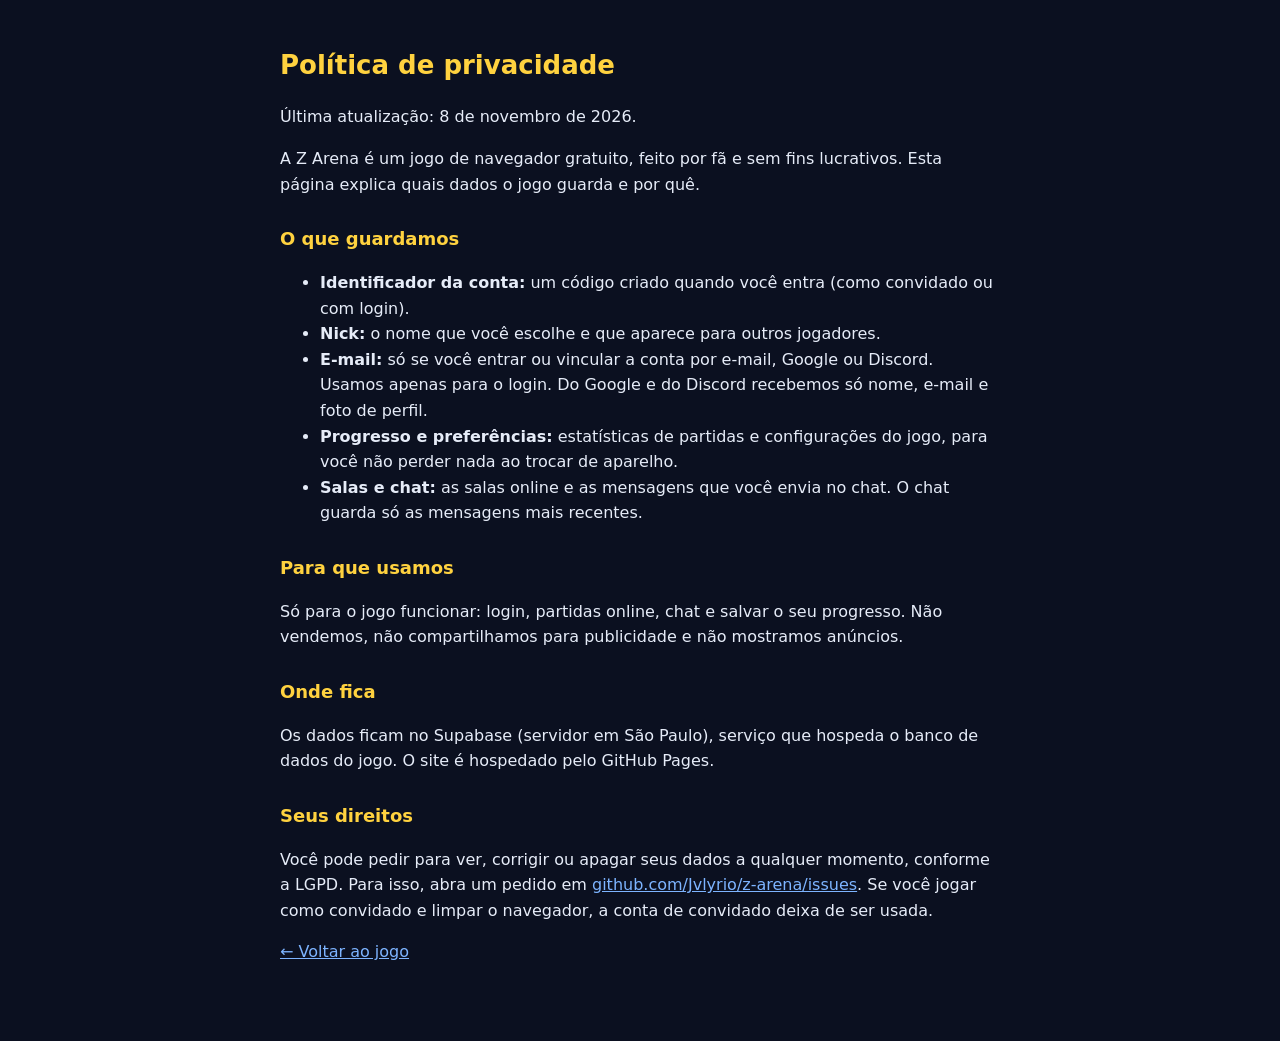
<file: privacidade.html>
<!doctype html><html lang="pt-BR"><head><meta charset="utf-8"><meta name="viewport" content="width=device-width,initial-scale=1"><title>Z Arena · Privacidade</title>
<style>body{margin:0;background:#0b1020;color:#e6ecf8;font:16px/1.6 system-ui,sans-serif}main{max-width:720px;margin:auto;padding:28px 18px 60px}h1{color:#ffd23f;font-size:26px}h2{color:#ffd23f;font-size:18px;margin-top:28px}a{color:#7db4ff}</style></head><body><main>
<h1>Política de privacidade</h1><p>Última atualização: 8 de novembro de 2026.</p>
<p>A Z Arena é um jogo de navegador gratuito, feito por fã e sem fins lucrativos. Esta página explica quais dados o jogo guarda e por quê.</p>
<h2>O que guardamos</h2><ul>
<li><b>Identificador da conta:</b> um código criado quando você entra (como convidado ou com login).</li>
<li><b>Nick:</b> o nome que você escolhe e que aparece para outros jogadores.</li>
<li><b>E-mail:</b> só se você entrar ou vincular a conta por e-mail, Google ou Discord. Usamos apenas para o login. Do Google e do Discord recebemos só nome, e-mail e foto de perfil.</li>
<li><b>Progresso e preferências:</b> estatísticas de partidas e configurações do jogo, para você não perder nada ao trocar de aparelho.</li>
<li><b>Salas e chat:</b> as salas online e as mensagens que você envia no chat. O chat guarda só as mensagens mais recentes.</li></ul>
<h2>Para que usamos</h2><p>Só para o jogo funcionar: login, partidas online, chat e salvar o seu progresso. Não vendemos, não compartilhamos para publicidade e não mostramos anúncios.</p>
<h2>Onde fica</h2><p>Os dados ficam no Supabase (servidor em São Paulo), serviço que hospeda o banco de dados do jogo. O site é hospedado pelo GitHub Pages.</p>
<h2>Seus direitos</h2><p>Você pode pedir para ver, corrigir ou apagar seus dados a qualquer momento, conforme a LGPD. Para isso, abra um pedido em <a href="https://github.com/Jvlyrio/z-arena/issues">github.com/Jvlyrio/z-arena/issues</a>. Se você jogar como convidado e limpar o navegador, a conta de convidado deixa de ser usada.</p>
<p><a href="./">← Voltar ao jogo</a></p></main></body></html>
</file>
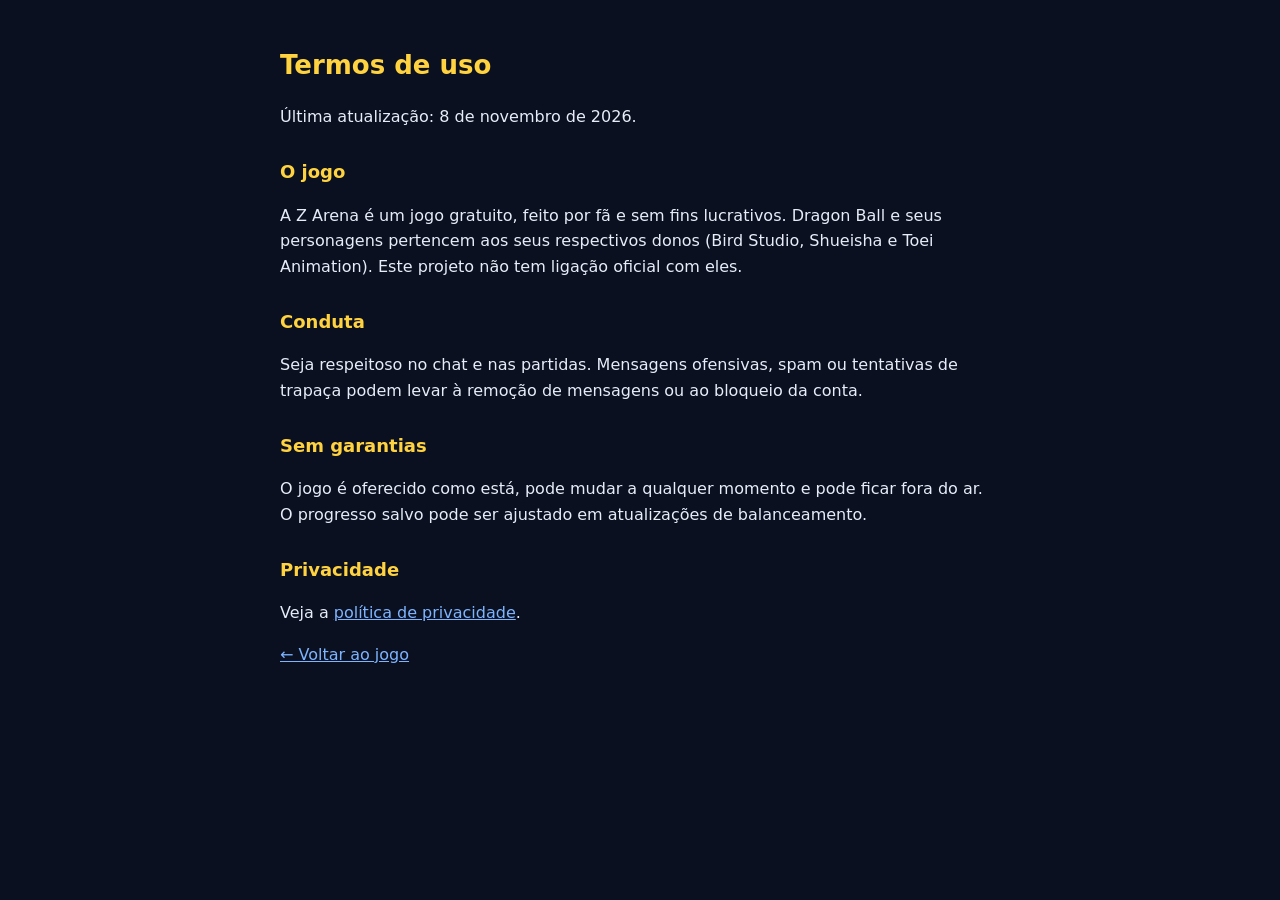
<file: termos.html>
<!doctype html><html lang="pt-BR"><head><meta charset="utf-8"><meta name="viewport" content="width=device-width,initial-scale=1"><title>Z Arena · Termos de uso</title>
<style>body{margin:0;background:#0b1020;color:#e6ecf8;font:16px/1.6 system-ui,sans-serif}main{max-width:720px;margin:auto;padding:28px 18px 60px}h1{color:#ffd23f;font-size:26px}h2{color:#ffd23f;font-size:18px;margin-top:28px}a{color:#7db4ff}</style></head><body><main>
<h1>Termos de uso</h1><p>Última atualização: 8 de novembro de 2026.</p>
<h2>O jogo</h2><p>A Z Arena é um jogo gratuito, feito por fã e sem fins lucrativos. Dragon Ball e seus personagens pertencem aos seus respectivos donos (Bird Studio, Shueisha e Toei Animation). Este projeto não tem ligação oficial com eles.</p>
<h2>Conduta</h2><p>Seja respeitoso no chat e nas partidas. Mensagens ofensivas, spam ou tentativas de trapaça podem levar à remoção de mensagens ou ao bloqueio da conta.</p>
<h2>Sem garantias</h2><p>O jogo é oferecido como está, pode mudar a qualquer momento e pode ficar fora do ar. O progresso salvo pode ser ajustado em atualizações de balanceamento.</p>
<h2>Privacidade</h2><p>Veja a <a href="privacidade.html">política de privacidade</a>.</p>
<p><a href="./">← Voltar ao jogo</a></p></main></body></html>
</file>
